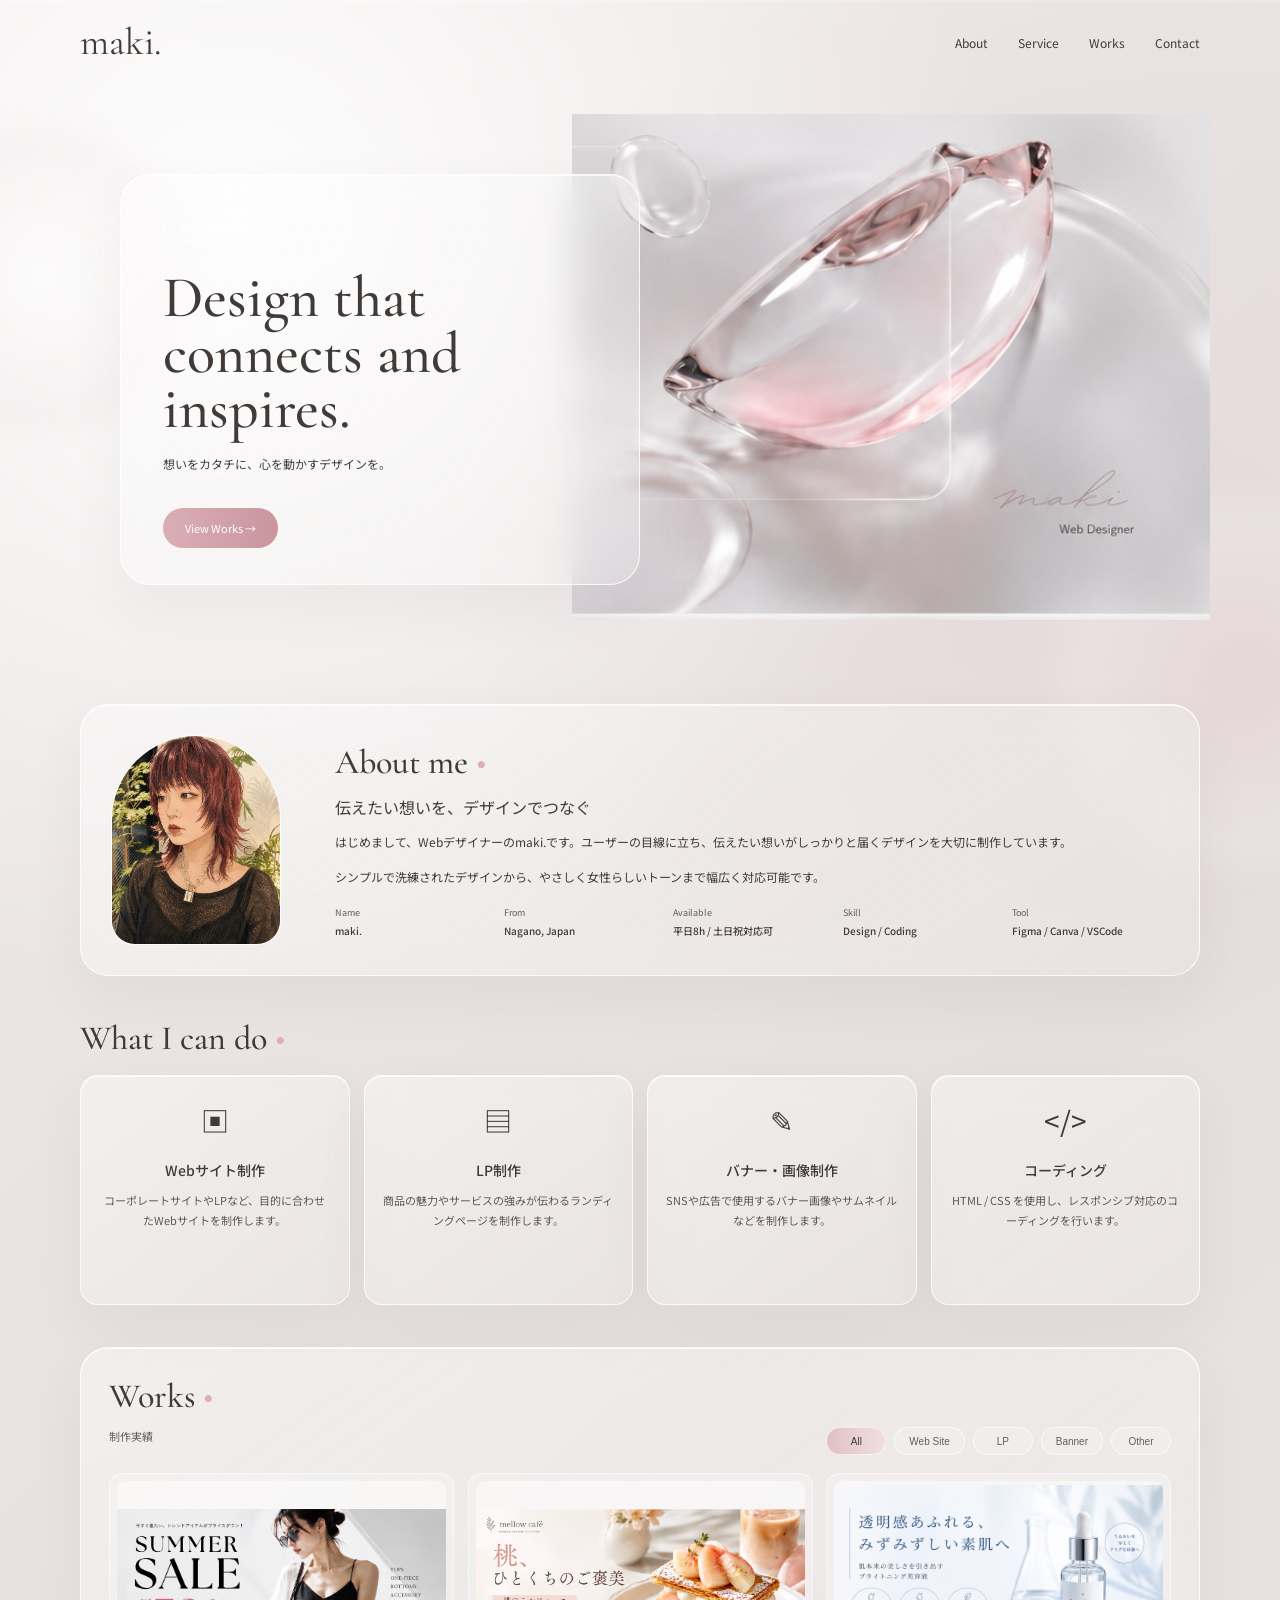
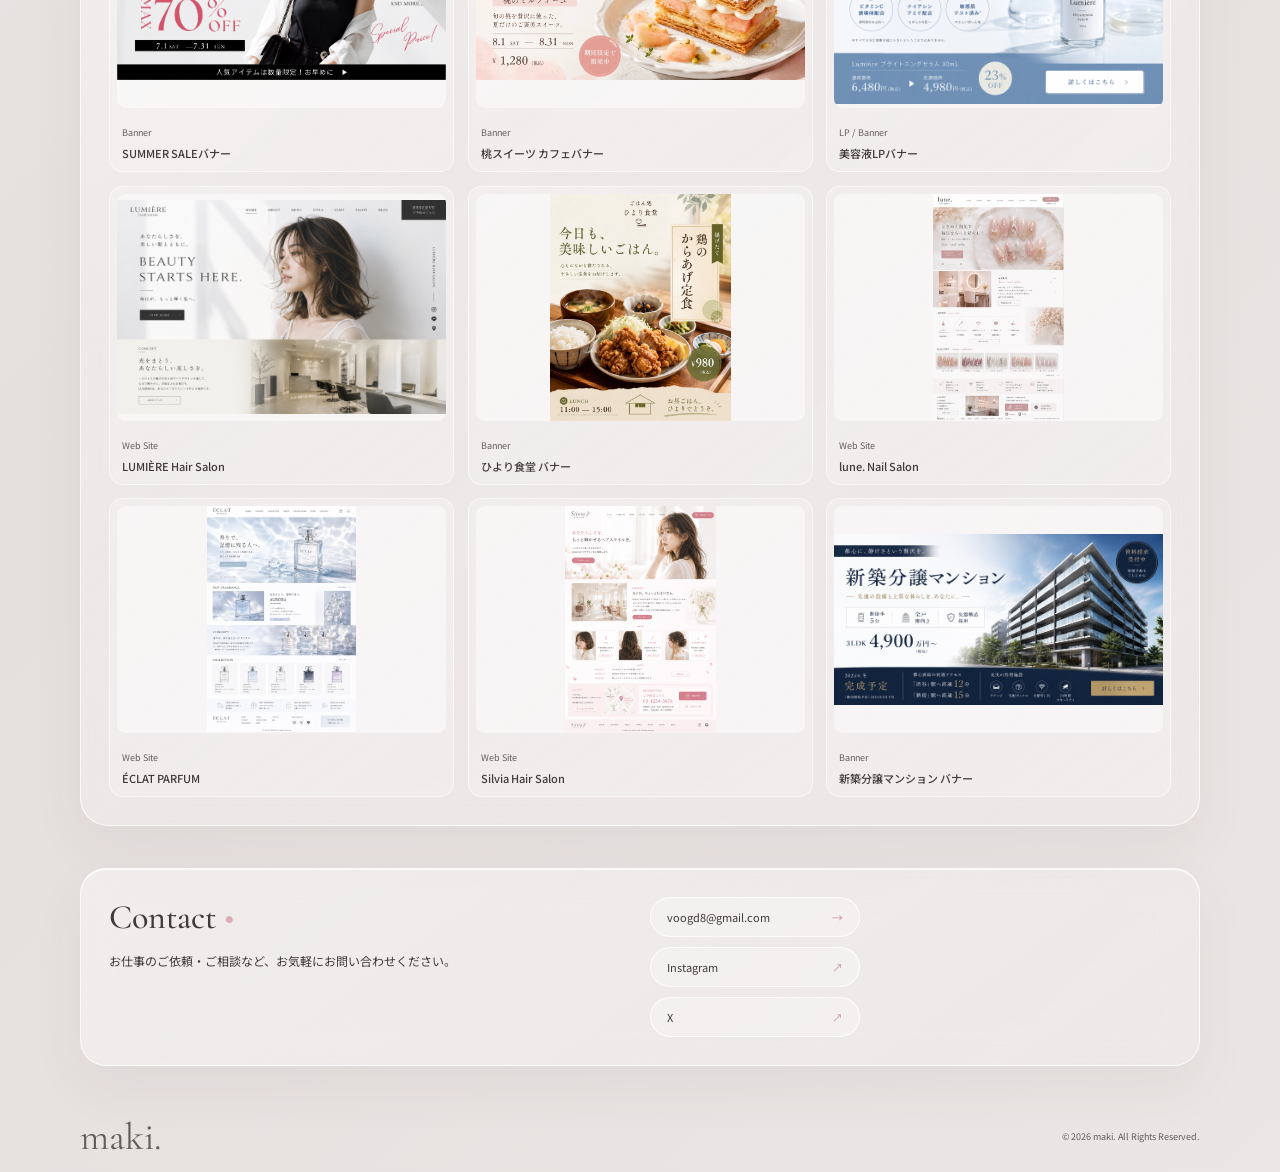
<file: index.html>
<!DOCTYPE html>
<html lang="ja">
<head>
  <meta charset="UTF-8">
  <meta name="viewport" content="width=device-width, initial-scale=1.0">
  <meta name="description" content="Web Designer maki. Portfolio">
  <title>maki. | Portfolio</title>

  <link rel="preconnect" href="https://fonts.googleapis.com">
  <link rel="preconnect" href="https://fonts.gstatic.com" crossorigin>
  <link href="https://fonts.googleapis.com/css2?family=Cormorant+Garamond:wght@500;600&family=Noto+Sans+JP:wght@300;400;500&display=swap" rel="stylesheet">
  <link rel="stylesheet" href="style.css">
</head>
<body>
<div class="scroll-progress" aria-hidden="true"><span></span></div>
<div class="ambient ambient-one" aria-hidden="true"></div>
<div class="ambient ambient-two" aria-hidden="true"></div>
<header class="header shell">
  <a href="#top" class="logo">maki.</a>

  <nav class="nav">
    <a href="#about">About</a>
    <a href="#services">Service</a>
    <a href="#works">Works</a>
    <a href="#contact">Contact</a>
  </nav>
</header>

<main id="top">

  <section class="hero shell reveal-group">
    <div class="hero-card panel">
      <span class="hero-badge">Web Designer</span>
      <h1 id="hero-title"></h1>
      <p id="hero-subtitle"></p>
      <a class="pink-btn" href="#works">View Works →</a>
    </div>

    <div class="hero-art">
      <img src="assets/hero-glass.jpg" alt="">
    </div>
  </section>

  <section id="about" class="about shell panel reveal">
    <div class="about-photo-wrap">
      <img id="profile-image" src="" alt="maki.">
    </div>

    <div class="about-copy">
      <h2>About me <span>•</span></h2>
      <h3 id="about-lead"></h3>
      <p id="about-text-1"></p>
      <p id="about-text-2"></p>

      <div id="facts" class="facts"></div>
    </div>
  </section>

  <section id="services" class="services shell reveal">
    <h2>What I can do <span>•</span></h2>
    <div id="service-list" class="services-grid"></div>
  </section>

  <section id="works" class="works shell panel reveal">
    <div class="works-head">
      <div>
        <h2>Works <span>•</span></h2>
        <p>制作実績</p>
      </div>

      <div id="filter-list" class="filters"></div>
    </div>

    <div id="works-grid" class="works-grid"></div>
  </section>

  <section id="contact" class="contact shell panel reveal">
    <div>
      <h2>Contact <span>•</span></h2>
      <p id="contact-text"></p>
    </div>

    <div class="contact-info">
      <a id="mail-link" href=""></a>
      <a id="instagram-link" href="#" target="_blank" rel="noopener">Instagram</a>
      <a id="x-link" href="#" target="_blank" rel="noopener">X</a>
    </div>
  </section>
</main>

<footer class="footer shell">
  <span class="logo">maki.</span>
  <p>© <span id="year"></span> maki. All Rights Reserved.</p>
</footer>

<script src="data.js"></script>
<script src="script.js"></script>
</body>
</html>
</file>
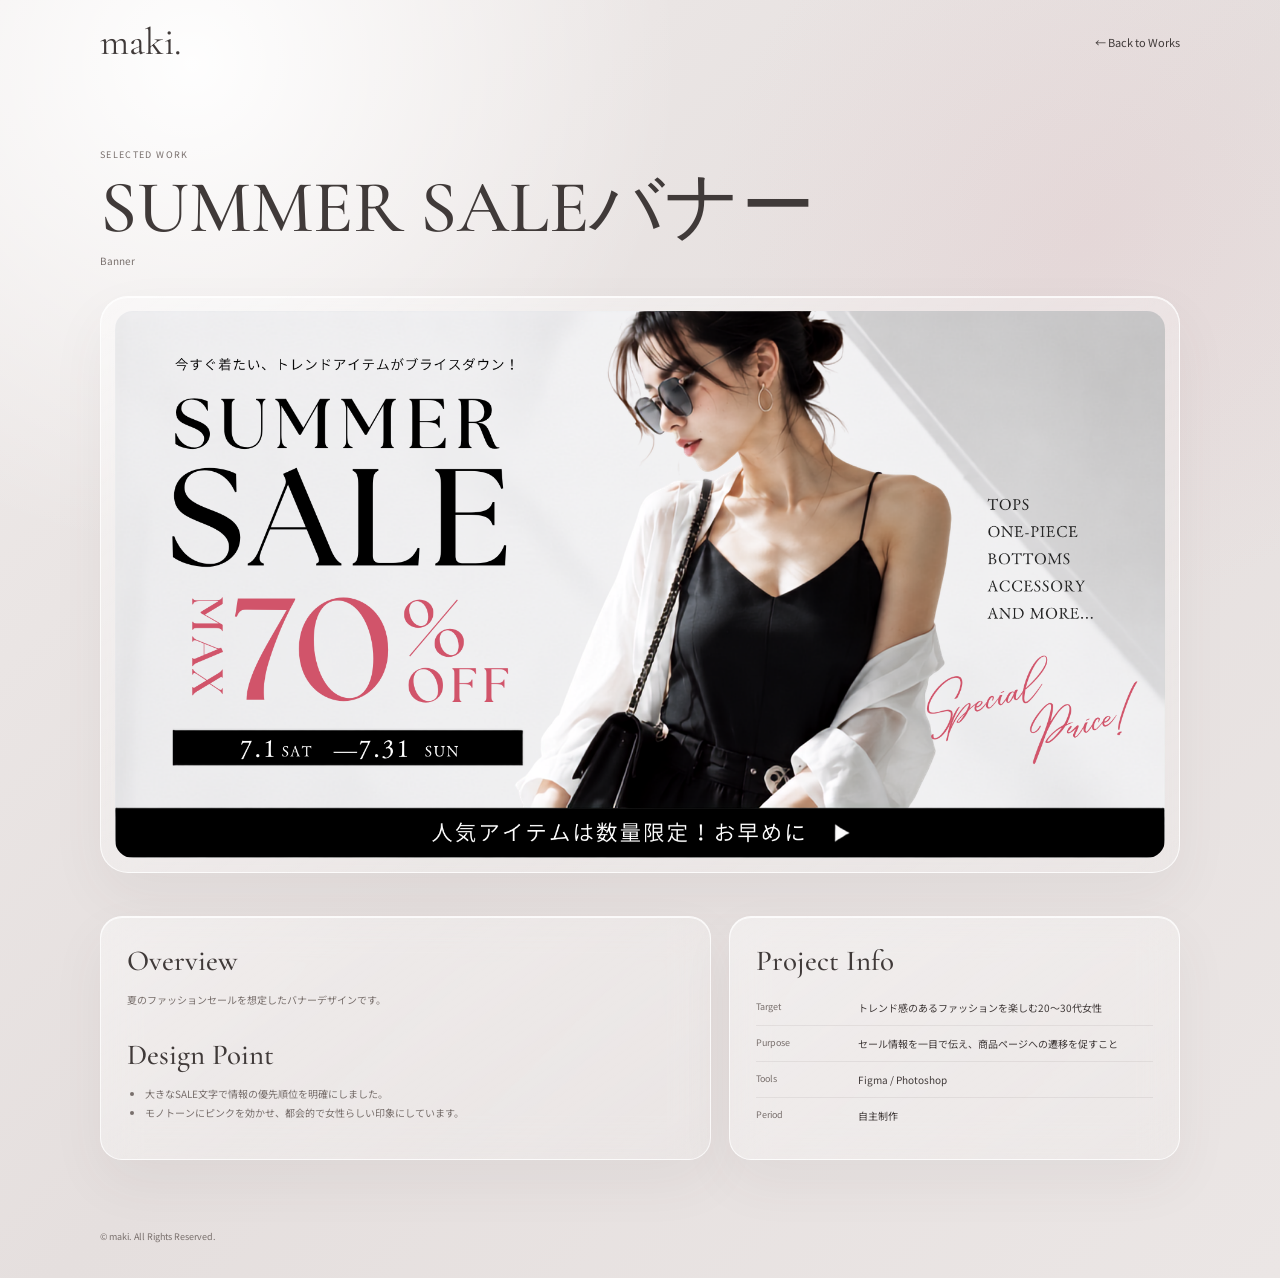
<file: works/detail.html>
<!DOCTYPE html>
<html lang="ja">
<head>
  <meta charset="UTF-8">
  <meta name="viewport" content="width=device-width, initial-scale=1.0">
  <title>Works | maki.</title>
  <link rel="preconnect" href="https://fonts.googleapis.com">
  <link rel="preconnect" href="https://fonts.gstatic.com" crossorigin>
  <link href="https://fonts.googleapis.com/css2?family=Cormorant+Garamond:wght@500;600&family=Noto+Sans+JP:wght@300;400;500&display=swap" rel="stylesheet">
  <link rel="stylesheet" href="work.css">
</head>
<body>
<header class="shell">
  <a class="logo" href="../index.html">maki.</a>
  <a class="back" href="../index.html#works">← Back to Works</a>
</header>

<main class="shell">
  <section class="work-hero">
    <p class="eyebrow">SELECTED WORK</p>
    <h1 id="work-title"></h1>
    <p class="type" id="work-type"></p>
    <div class="preview panel"><img id="work-image" alt=""></div>
  </section>

  <section class="detail-grid">
    <article class="card panel">
      <h2>Overview</h2>
      <p id="work-overview"></p>
      <h2 style="margin-top:28px">Design Point</h2>
      <ul id="work-points" class="points"></ul>
    </article>

    <aside class="card panel">
      <h2>Project Info</h2>
      <div class="meta-row"><span>Target</span><b id="work-target"></b></div>
      <div class="meta-row"><span>Purpose</span><b id="work-purpose"></b></div>
      <div class="meta-row"><span>Tools</span><b id="work-tools"></b></div>
      <div class="meta-row"><span>Period</span><b id="work-period"></b></div>
    </aside>
  </section>
</main>

<footer class="shell">© maki. All Rights Reserved.</footer>

<script src="../work-data.js"></script>
<script>
  const id = Number(new URLSearchParams(location.search).get("id")) || 1;
  const w = WORK_DETAILS[id];

  if (!w) {
    document.body.innerHTML = '<main class="shell"><h1>Work not found.</h1><a href="../index.html#works">← Back</a></main>';
  } else {
    document.title = `${w.title} | maki.`;
    document.querySelector("#work-title").textContent = w.title;
    document.querySelector("#work-type").textContent = w.type;
    const img = document.querySelector("#work-image");
    img.src = w.image; img.alt = w.title;
    document.querySelector("#work-overview").textContent = w.overview;
    document.querySelector("#work-target").textContent = w.target;
    document.querySelector("#work-purpose").textContent = w.purpose;
    document.querySelector("#work-tools").textContent = w.tools;
    document.querySelector("#work-period").textContent = w.period;
    const ul = document.querySelector("#work-points");
    w.points.forEach(p => {
      const li = document.createElement("li");
      li.textContent = p;
      ul.appendChild(li);
    });
  }
</script>
</body>
</html>
</file>
<file: style.css>
:root{
  --bg:#e8e2e1;
  --ink:#403a39;
  --muted:#655d5b;
  --pink:#dbaeb5;
  --pink2:#c9959e;
  --serif:"Cormorant Garamond",Georgia,serif;
  --sans:"Noto Sans JP",-apple-system,BlinkMacSystemFont,"Helvetica Neue",sans-serif;
}

*{box-sizing:border-box}
html{scroll-behavior:smooth}
body{
  margin:0;
  color:var(--ink);
  font-family:var(--sans);
  background:
    radial-gradient(circle at 18% 8%,rgba(255,255,255,.92),transparent 28%),
    radial-gradient(circle at 81% 18%,rgba(226,187,193,.20),transparent 24%),
    linear-gradient(135deg,#efebea,#e5dfde 52%,#ebe6e5);
  overflow-x:hidden;
}
a{color:inherit;text-decoration:none}
img{display:block;width:100%}

.shell{width:min(1120px,calc(100% - 36px));margin-inline:auto}

.header{
  height:84px;
  display:flex;
  align-items:center;
  justify-content:space-between;
  position:relative;
  z-index:20;
}
.logo{
  font-family:var(--serif);
  font-size:38px;
}
.nav{display:flex;gap:30px;font-size:12px}
.nav a{position:relative;padding:8px 0;transition:color .3s ease}
.nav a::after{content:"";position:absolute;left:0;bottom:2px;width:100%;height:1px;background:var(--pink2);transform:scaleX(0);transform-origin:right;transition:transform .35s ease}
.nav a:hover::after,.nav a.active::after{transform:scaleX(1);transform-origin:left}

.scroll-progress{position:fixed;inset:0 0 auto;z-index:100;height:2px;background:rgba(255,255,255,.2);pointer-events:none}
.scroll-progress span{display:block;width:100%;height:100%;background:linear-gradient(90deg,var(--pink),#fff,var(--pink2));transform:scaleX(0);transform-origin:left}
.ambient{position:fixed;z-index:-1;border-radius:50%;filter:blur(10px);pointer-events:none;opacity:.45;will-change:transform}
.ambient-one{width:340px;height:340px;top:12%;left:-130px;background:radial-gradient(circle,rgba(255,255,255,.95),rgba(226,174,184,.15) 58%,transparent 70%);animation:driftOne 14s ease-in-out infinite alternate}
.ambient-two{width:430px;height:430px;right:-180px;top:52%;background:radial-gradient(circle,rgba(226,174,184,.28),rgba(255,255,255,.38) 52%,transparent 70%);animation:driftTwo 18s ease-in-out infinite alternate}
@keyframes driftOne{to{transform:translate3d(80px,70px,0) scale(1.12)}}
@keyframes driftTwo{to{transform:translate3d(-90px,-60px,0) scale(.92)}}

.reveal{opacity:0;transform:translateY(42px);transition:opacity .85s cubic-bezier(.2,.7,.2,1),transform .85s cubic-bezier(.2,.7,.2,1)}
.reveal.is-visible{opacity:1;transform:none}

.panel{
  border:1px solid rgba(255,255,255,.78);
  background:linear-gradient(145deg,rgba(255,255,255,.42),rgba(255,255,255,.15));
  box-shadow:0 22px 55px rgba(91,72,69,.06),inset 0 1px 0 rgba(255,255,255,.75);
  backdrop-filter:blur(18px);
}

.hero{
  min-height:620px;
  position:relative;
}
.hero-card{
  position:absolute;
  left:40px;
  top:90px;
  z-index:3;
  width:520px;
  padding:36px 42px;
  border-radius:30px;
  animation:heroEnter 1s .12s both cubic-bezier(.2,.75,.2,1);
}
.hero-badge{
  display:inline-flex;
  padding:7px 16px;
  border:1px solid rgba(255,255,255,.74);
  border-radius:999px;
  color:#fff;
  font-size:10px;
}
h1,h2{
  font-family:var(--serif);
  font-weight:500;
}
h1{
  margin:28px 0 18px;
  font-size:58px;
  line-height:.96;
}
.hero-card p{font-size:12px}
.pink-btn{
  margin-top:24px;
  display:inline-block;
  padding:12px 22px;
  border-radius:999px;
  background:linear-gradient(90deg,var(--pink),var(--pink2));
  color:#fff;
  font-size:11px;
  transition:transform .3s ease,box-shadow .3s ease,filter .3s ease;
}
.pink-btn:hover{transform:translateY(-3px);box-shadow:0 14px 28px rgba(179,117,128,.25);filter:saturate(1.08)}
.hero-art{
  position:absolute;
  right:-10px;
  top:30px;
  width:57%;
  animation:artEnter 1.2s .05s both cubic-bezier(.2,.75,.2,1),artFloat 7s 1.25s ease-in-out infinite alternate;
}
.hero-art img{mix-blend-mode:multiply}
@keyframes heroEnter{from{opacity:0;transform:translate3d(-36px,24px,0);filter:blur(8px)}}
@keyframes artEnter{from{opacity:0;transform:translate3d(40px,20px,0);filter:blur(12px)}}
@keyframes artFloat{to{transform:translate3d(0,-13px,0) rotate(.4deg)}}

.about{
  padding:30px;
  border-radius:28px;
  display:grid;
  grid-template-columns:190px 1fr;
  gap:34px;
  align-items:center;
}
.about-photo-wrap{
  width:170px;
  height:210px;
  overflow:hidden;
  border-radius:85px 85px 24px 24px;
  background:rgba(255,255,255,.20);
  border:1px solid rgba(255,255,255,.72);
}
.about-photo-wrap img{
  width:100%;
  height:100%;
  object-fit:cover;
}
.about-photo-wrap.placeholder{
  display:grid;
  place-items:center;
  font-family:var(--serif);
  color:var(--muted);
}
.about h2,.services h2,.works h2,.contact h2{
  margin:0;
  font-size:34px;
}
.about h2 span,.services h2 span,.works h2 span,.contact h2 span{color:var(--pink)}
.about h3{
  margin:12px 0;
  font-size:16px;
  font-weight:400;
}
.about p{
  font-size:12px;
  line-height:1.85;
}
.facts{
  margin-top:18px;
  display:grid;
  grid-template-columns:repeat(5,1fr);
  gap:12px;
}
.facts small,.facts strong{display:block}
.facts small{font-size:9px;color:var(--muted)}
.facts strong{font-size:10px;font-weight:500;margin-top:4px}

.services{padding:42px 0}
.services-grid{
  display:grid;
  grid-template-columns:repeat(4,1fr);
  gap:14px;
  margin-top:16px;
}
.service-card{
  min-height:230px;
  border-radius:18px;
  padding:24px 18px;
  text-align:center;
  transition:transform .45s cubic-bezier(.2,.75,.2,1),box-shadow .45s ease,border-color .45s ease;
}
.service-card:hover{transform:translateY(-9px);border-color:rgba(255,255,255,.95);box-shadow:0 24px 54px rgba(110,78,77,.12),inset 0 1px 0 #fff}
.service-icon{font-size:28px}
.service-card h3{font-size:14px;font-weight:500;margin:20px 0 10px}
.service-card p{font-size:11px;line-height:1.8;color:#5f5755}

.works{
  padding:28px;
  border-radius:28px;
}
.works-head{
  display:flex;
  justify-content:space-between;
  align-items:end;
  gap:18px;
}
.works-head p{font-size:11px;color:var(--muted)}
.filters{display:flex;gap:8px;flex-wrap:wrap}
.filter{
  min-width:60px;
  height:28px;
  padding:0 14px;
  border:1px solid rgba(255,255,255,.60);
  border-radius:999px;
  background:rgba(255,255,255,.16);
  font-size:10px;
  color:var(--muted);
  cursor:pointer;
}
.filter.active{
  background:linear-gradient(90deg,rgba(221,174,181,.70),rgba(241,211,215,.48));
  color:var(--ink);
}
.works-grid{
  display:grid;
  grid-template-columns:repeat(3,1fr);
  gap:14px;
  margin-top:18px;
}
.work-card{
  overflow:hidden;
  border-radius:14px;
  padding:7px;
  background:rgba(255,255,255,.20);
  border:1px solid rgba(255,255,255,.56);
  opacity:0;
  transform:translateY(24px) scale(.98);
  animation:cardIn .65s forwards cubic-bezier(.2,.7,.2,1);
  transition:transform .4s cubic-bezier(.2,.75,.2,1),box-shadow .4s ease,border-color .4s ease;
}
.work-card:hover{transform:translateY(-7px) scale(1.01);box-shadow:0 22px 42px rgba(88,61,62,.13);border-color:rgba(255,255,255,.95)}
.work-card img{
  aspect-ratio:1.45;
  object-fit:contain;
  background:rgba(255,255,255,.46);
  border-radius:9px;
  transition:transform .6s cubic-bezier(.2,.7,.2,1),filter .5s ease;
}
.work-card:hover img{transform:scale(1.045);filter:saturate(1.04)}
@keyframes cardIn{to{opacity:1;transform:none}}
.work-info{padding:9px 5px 3px}
.work-info small{font-size:9px;color:var(--muted)}
.work-info p{margin:4px 0 0;font-size:11px;font-weight:500}

.contact{
  margin-top:42px;
  margin-bottom:36px;
  border-radius:26px;
  padding:28px;
  display:grid;
  grid-template-columns:1fr 1fr;
  gap:20px;
}
.contact p{font-size:12px;line-height:1.8}
.contact-info{
  display:flex;
  flex-direction:column;
  justify-content:center;
  align-items:flex-start;
  gap:10px;
  font-size:11px;
}
.contact-info a{
  min-width:210px;
  padding:11px 16px;
  border:1px solid rgba(255,255,255,.78);
  border-radius:999px;
  background:rgba(255,255,255,.28);
  transition:transform .3s ease,background .3s ease,box-shadow .3s ease;
}
.contact-info a::after{content:" ↗";float:right;color:var(--pink2)}
.contact-info #mail-link::after{content:" →"}
.contact-info a:hover{transform:translateX(4px);background:rgba(255,255,255,.52);box-shadow:0 10px 24px rgba(90,66,65,.08)}
.footer{
  min-height:70px;
  display:flex;
  justify-content:space-between;
  align-items:center;
  color:var(--muted);
  font-size:9px;
}

@media(max-width:850px){
  .hero{min-height:720px}
  .hero-card{
    left:0;
    width:100%;
  }
  .hero-art{
    top:330px;
    width:95%;
  }
  .about{grid-template-columns:1fr}
  .facts{grid-template-columns:repeat(2,1fr)}
  .services-grid{grid-template-columns:repeat(2,1fr)}
  .works-grid{grid-template-columns:repeat(2,1fr)}
}

@media(max-width:520px){
  .nav{display:none}
  h1{font-size:46px}
  .services-grid,
  .works-grid{grid-template-columns:1fr}
  .contact{grid-template-columns:1fr}
  .contact-info a{width:100%;min-width:0}
}

@media(prefers-reduced-motion:reduce){
  html{scroll-behavior:auto}
  *,*::before,*::after{animation-duration:.01ms!important;animation-iteration-count:1!important;transition-duration:.01ms!important}
  .reveal,.work-card{opacity:1;transform:none}
}
</file>
<file: works/work.css>
:root{
  --ink:#403a39; --muted:#786f6c; --pink:#dbaeb5;
  --serif:"Cormorant Garamond",Georgia,serif;
  --sans:"Noto Sans JP",-apple-system,BlinkMacSystemFont,"Helvetica Neue",sans-serif;
}
*{box-sizing:border-box} html{scroll-behavior:smooth}
body{
  margin:0;color:var(--ink);font-family:var(--sans);
  background:
    radial-gradient(circle at 15% 5%,rgba(255,255,255,.95),transparent 30%),
    radial-gradient(circle at 85% 18%,rgba(226,187,193,.22),transparent 25%),
    linear-gradient(135deg,#efebea,#e5dfde 52%,#ebe6e5);
}
a{color:inherit;text-decoration:none} img{display:block;max-width:100%}
.shell{width:min(1080px,calc(100% - 36px));margin:auto}
header{height:84px;display:flex;align-items:center;justify-content:space-between}
.logo{font-family:var(--serif);font-size:38px}.back{font-size:11px}
.panel{
  border:1px solid rgba(255,255,255,.78);
  background:linear-gradient(145deg,rgba(255,255,255,.43),rgba(255,255,255,.14));
  box-shadow:0 22px 55px rgba(91,72,69,.06),inset 0 1px 0 rgba(255,255,255,.78);
  backdrop-filter:blur(18px);-webkit-backdrop-filter:blur(18px);
}
.work-hero{padding:55px 0 25px}.eyebrow{font-size:9px;letter-spacing:.15em;color:var(--muted)}
h1,h2{font-family:var(--serif);font-weight:500}
h1{font-size:clamp(44px,7vw,74px);line-height:.95;margin:12px 0 8px}
.type{font-size:10px;color:var(--muted)}
.preview{margin-top:28px;padding:14px;border-radius:28px}
.preview img{width:100%;max-height:82vh;object-fit:contain;border-radius:18px;background:rgba(255,255,255,.18)}
.detail-grid{display:grid;grid-template-columns:1.15fr .85fr;gap:18px;padding:18px 0 70px}
.card{padding:26px;border-radius:22px}.card h2{margin:0 0 12px;font-size:29px}
.card p,.card li{font-size:10px;line-height:1.9;color:var(--muted)}
.meta-row{display:grid;grid-template-columns:90px 1fr;gap:12px;padding:10px 0;border-bottom:1px solid rgba(64,58,57,.08)}
.meta-row:last-child{border-bottom:0}.meta-row span{font-size:9px;color:var(--muted)}.meta-row b{font-size:10px;font-weight:400}
.points{margin:0;padding-left:18px}
footer{padding:0 0 35px;font-size:9px;color:var(--muted)}
@media(max-width:720px){.detail-grid{grid-template-columns:1fr}header{height:70px}}
</file>
